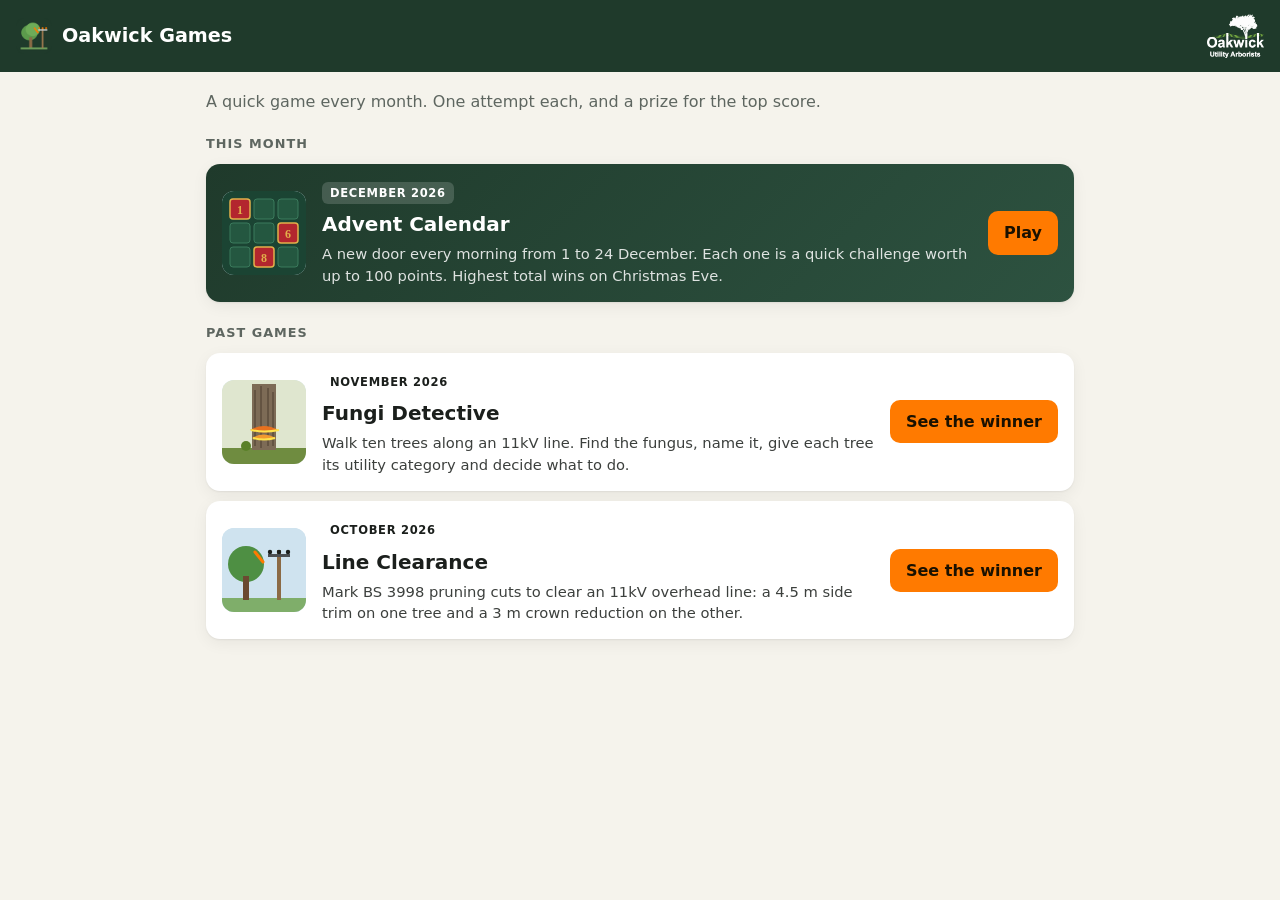
<file: index.html>
<!doctype html>
<html lang="en-GB">
<head>
<meta charset="utf-8">
<meta name="viewport" content="width=device-width, initial-scale=1, viewport-fit=cover">
<meta name="theme-color" content="#1f3a2b">
<title>Oakwick Games</title>
<link rel="manifest" href="manifest.webmanifest">
<link rel="icon" href="icons/icon-192.png">
<link rel="apple-touch-icon" href="icons/icon-192.png">
<style>
  :root { --forest:#1f3a2b; --forest-2:#2d5240; --hivis:#ff7a00; --paper:#f5f3ec; --ink:#1b1f1c; --muted:#5e6660; }
  * { box-sizing: border-box; }
  body { margin: 0; font-family: system-ui, -apple-system, "Segoe UI", Roboto, Arial, sans-serif; background: var(--paper); color: var(--ink); line-height: 1.45; }
  header { background: var(--forest); color: #fff; padding: 14px 16px; padding-top: max(14px, env(safe-area-inset-top)); display: flex; align-items: center; gap: 10px; }
  header img { width: 36px; height: 36px; border-radius: 8px; }
  header h1 { font-size: 1.2rem; margin: 0; }
  header .co-logo { margin-left: auto; height: 44px; aspect-ratio: 420 / 323; background: url("icons/oakwick-logo-white.png") center / contain no-repeat; }
  main { max-width: 900px; margin: 0 auto; padding: 18px 16px 40px; }
  .lede { color: var(--muted); margin: 0 0 18px; }
  h2 { font-size: .8rem; text-transform: uppercase; letter-spacing: .08em; color: var(--muted); margin: 22px 0 10px; }
  .game { display: flex; gap: 16px; align-items: center; background: #fff; border-radius: 14px; padding: 16px; box-shadow: 0 1px 2px rgba(0,0,0,.06), 0 4px 16px rgba(0,0,0,.06); text-decoration: none; color: inherit; }
  .game.current { background: linear-gradient(135deg, var(--forest), var(--forest-2)); color: #fff; }
  .game + .game { margin-top: 10px; }
  .game .art { width: 84px; height: 84px; border-radius: 12px; flex: none; background: #cfe3ef; display: grid; place-items: center; overflow: hidden; }
  .game .body { flex: 1; min-width: 0; }
  .game h3 { margin: 0 0 4px; font-size: 1.25rem; }
  .game p { margin: 0; opacity: .85; font-size: .92rem; }
  .game .go { background: var(--hivis); color: #1a1100; font-weight: 700; padding: 10px 16px; border-radius: 10px; white-space: nowrap; }
  .badge { display: inline-block; font-size: .72rem; font-weight: 700; letter-spacing: .06em; text-transform: uppercase; background: rgba(255,255,255,.16); padding: 3px 8px; border-radius: 6px; margin-bottom: 6px; }
  .empty { color: var(--muted); font-size: .92rem; }
  .game.special { background: #1c1f22; color: #fff; position: relative; overflow: hidden; padding-top: 24px; }
  .game.special::before { content: ""; position: absolute; left: 0; right: 0; top: 0; height: 8px; background: repeating-linear-gradient(-45deg, #f5a800 0 12px, #1c1f22 12px 24px); }
  .game.special .go { background: #f5a800; }
  @media (max-width: 520px) { .game { flex-wrap: wrap; } .game .go { width: 100%; text-align: center; } }
</style>
</head>
<body>
<header><img src="icons/icon-192.png" alt=""><h1>Oakwick Games</h1><span class="co-logo" role="img" aria-label="Oakwick Utility Arborists"></span></header>
<main>
  <p class="lede">A quick game every month. One attempt each, and a prize for the top score.</p>
  <h2>This month</h2>
  <div id="current"></div>
  <div id="special"></div>
  <h2>Past games</h2>
  <div id="past"><p class="empty">Past games will be listed here.</p></div>
</main>
<script>
  // Each game appears on the first day of its month. Earlier games move to "Past games" and link to the winning entry.
  var GAMES = [
    { round: '2026-10', from: '2026-10-01', label: 'October 2026', title: 'Line Clearance', url: 'games/2026-10-line-clear/', art: 'LC',
      blurb: 'Mark BS 3998 pruning cuts to clear an 11kV overhead line: a 4.5 m side trim on one tree and a 3 m crown reduction on the other.' },
    { round: '2026-11', from: '2026-11-01', label: 'November 2026', title: 'Fungi Detective', url: 'games/2026-11-fungi-detective/', art: 'FD',
      blurb: 'Walk ten trees along an 11kV line. Find the fungus, name it, give each tree its utility category and decide what to do.' },
    { round: '2026-12', from: '2026-12-01', label: 'December 2026', title: 'Advent Calendar', url: 'games/2026-12-advent/', art: 'AD',
      blurb: 'A new door every morning from 1 to 24 December. Each one is a quick challenge worth up to 100 points. Highest total wins on Christmas Eve.' }
  ];
  // Special editions run alongside the monthly game. They have no prize and no Top 10.
  // "until" is the last day the card is shown: keep it in step with the closing date in the Rounds tab.
  var SPECIALS = [
    { from: '2026-10-02', until: '2026-10-31', label: 'Special edition · hand safety', title: 'Line of Fire', url: 'games/2026-10-line-of-fire/', art: 'LF',
      blurb: 'Eight moments from an ordinary working day. Mark the hands that are in harm’s way and make the call. No prize, no clock and no sign-in: this one is about going home with all your fingers.' }
  ];
  var ART = { LF: '<svg viewBox="0 0 84 84" width="84" height="84" aria-hidden="true"><rect width="84" height="84" fill="#2a2f33"/><g transform="translate(41 38) scale(1.45)"><g fill="#f5a800"><rect x="-13" y="-16" width="6" height="18" rx="3"/><rect x="-6.5" y="-21" width="6" height="22" rx="3"/><rect x="0" y="-22" width="6" height="23" rx="3"/><rect x="6.5" y="-18" width="6" height="19" rx="3"/><rect x="10" y="-4" width="7" height="17" rx="3.5" transform="rotate(-38 13 10)"/><rect x="-13" y="-6" width="25.5" height="25" rx="7"/></g></g><g fill="#f5a800"><path d="M0 84 l12 -12 h12 l-12 12 z M24 84 l12 -12 h12 l-12 12 z M48 84 l12 -12 h12 l-12 12 z M72 84 l12 -12 v12 z"/></g></svg>', AD: '<svg viewBox="0 0 84 84" width="84" height="84" aria-hidden="true"><rect width="84" height="84" fill="#1b4433"/><g fill="#b3262e" stroke="#e2b04a" stroke-width="1.5"><rect x="8" y="8" width="20" height="20" rx="3"/><rect x="56" y="32" width="20" height="20" rx="3"/><rect x="32" y="56" width="20" height="20" rx="3"/></g><g fill="#245740" stroke="#3b7a5c" stroke-width="1"><rect x="32" y="8" width="20" height="20" rx="3"/><rect x="56" y="8" width="20" height="20" rx="3"/><rect x="8" y="32" width="20" height="20" rx="3"/><rect x="32" y="32" width="20" height="20" rx="3"/><rect x="8" y="56" width="20" height="20" rx="3"/><rect x="56" y="56" width="20" height="20" rx="3"/></g><g fill="#e2b04a" font-family="Georgia,serif" font-weight="700" font-size="12" text-anchor="middle"><text x="18" y="23">1</text><text x="66" y="47">6</text><text x="42" y="71">8</text></g></svg>', LC: '<svg viewBox="0 0 84 84" width="84" height="84" aria-hidden="true"><rect width="84" height="84" fill="#cfe3ef"/><rect y="70" width="84" height="14" fill="#7fae6a"/><circle cx="24" cy="36" r="18" fill="#4e8f43"/><rect x="21" y="48" width="6" height="24" fill="#6b4a31"/><rect x="55" y="22" width="4" height="50" fill="#8b6a45"/><rect x="46" y="26" width="22" height="3" fill="#4b4f52"/><circle cx="48" cy="24" r="2.2" fill="#1b1f1c"/><circle cx="57" cy="24" r="2.2" fill="#1b1f1c"/><circle cx="66" cy="24" r="2.2" fill="#1b1f1c"/><line x1="33" y1="24" x2="41" y2="34" stroke="#ff7a00" stroke-width="3" stroke-linecap="round"/></svg>', FD: '<svg viewBox="0 0 84 84" width="84" height="84" aria-hidden="true"><rect width="84" height="84" fill="#dfe6cf"/><rect y="68" width="84" height="16" fill="#6f8c40"/><rect x="30" y="4" width="24" height="66" fill="#7d6b56"/><path d="M33 10v56M39 6v62M46 8v58M51 12v54" stroke="#5a4a3a" stroke-width="1.4"/><path d="M28 50q14-8 28 0q-14 5-28 0z" fill="#e8711f"/><path d="M30 58q12-7 24 0q-12 4-24 0z" fill="#f29a2e"/><path d="M29 50q13 3 28 0" stroke="#fde24e" stroke-width="2" fill="none"/><path d="M31 58q11 3 22 0" stroke="#fde24e" stroke-width="2" fill="none"/><circle cx="24" cy="66" r="5" fill="#5a8128"/></svg>' };
  var today = new Date(), ymd = today.getFullYear() + '-' + String(today.getMonth() + 1).padStart(2, '0') + '-' + String(today.getDate()).padStart(2, '0');
  if (/[?&]preview=/.test(location.search)) ymd = location.search.match(/[?&]preview=([0-9-]+)/)[1];
  var live = GAMES.filter(function (g) { return g.from <= ymd; });
  function card(g, current) {
    var href = current ? g.url : g.url + '?view=winner&round=' + g.round;
    return '<a class="game' + (current ? ' current' : '') + '" href="' + href + '"><div class="art">' + ART[g.art] + '</div><div class="body"><span class="badge">' + g.label + '</span><h3>' + g.title + '</h3><p>' + g.blurb + '</p></div><span class="go">' + (current ? 'Play' : 'See the winner') + '</span></a>';
  }
  var specials = SPECIALS.filter(function (g) { return g.from <= ymd && (!g.until || ymd <= g.until); });
  if (specials.length) document.getElementById('special').innerHTML = '<h2>Special edition</h2>' + specials.map(function (g) {
    return '<a class="game special" href="' + g.url + '"><div class="art">' + ART[g.art] + '</div><div class="body"><span class="badge">' + g.label + '</span><h3>' + g.title + '</h3><p>' + g.blurb + '</p></div><span class="go">Play</span></a>';
  }).join('');
  var cur = live[live.length - 1];
  document.getElementById('current').innerHTML = cur ? card(cur, true) : '<p class="empty">The first game is coming soon.</p>';
  var past = live.slice(0, -1).reverse();
  if (past.length) document.getElementById('past').innerHTML = past.map(function (g) { return card(g, false); }).join('<div style="height:10px"></div>');
  if ('serviceWorker' in navigator && location.protocol === 'https:') navigator.serviceWorker.register('sw.js').catch(function () {});
</script>
</body>
</html>
</file>
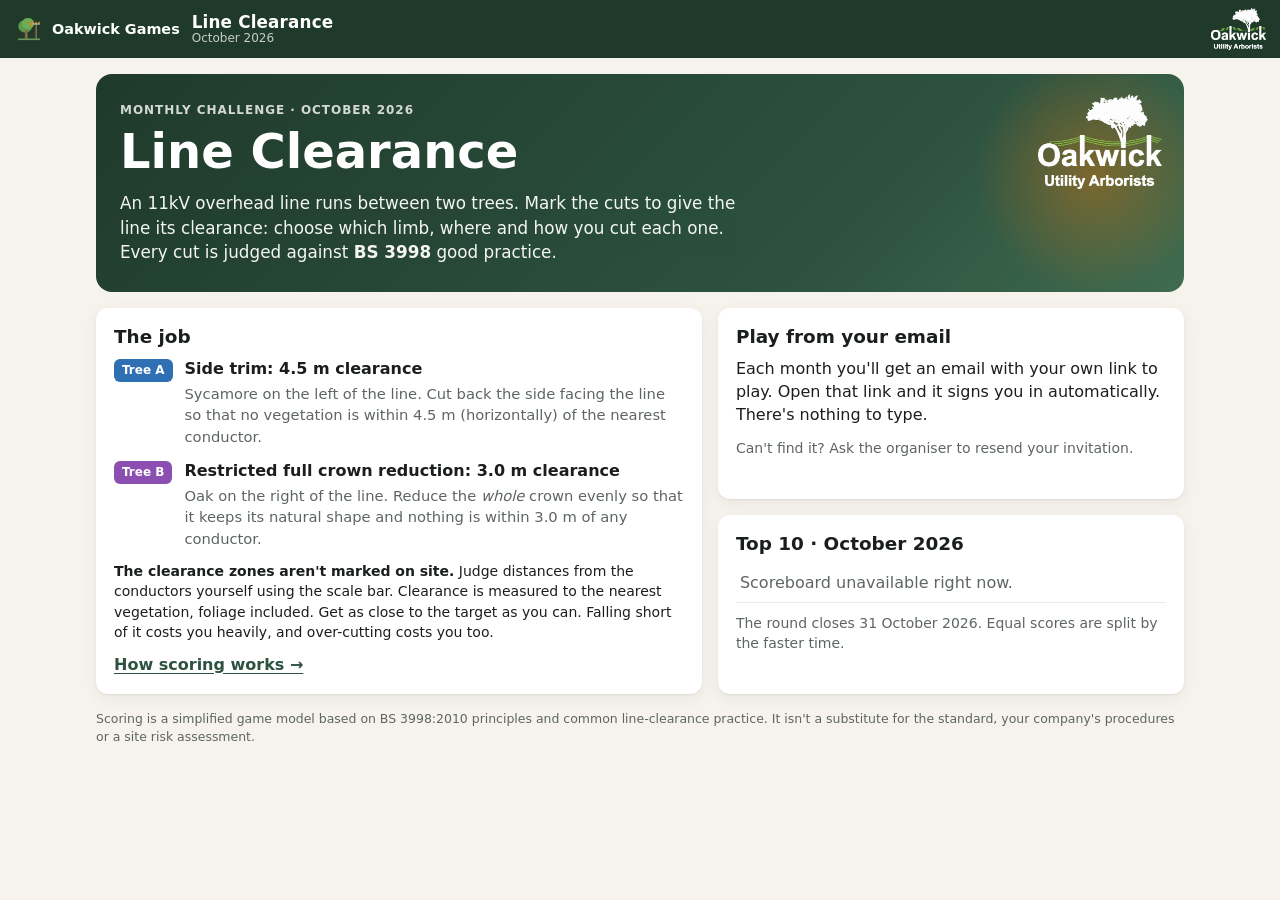
<file: games/2026-10-line-clear/index.html>
<!doctype html>
<html lang="en-GB">
<head>
<meta charset="utf-8">
<meta name="viewport" content="width=device-width, initial-scale=1, viewport-fit=cover">
<meta name="theme-color" content="#1f3a2b">
<title>Line Clearance · Oakwick Games</title>
<link rel="manifest" href="../../manifest.webmanifest">
<link rel="icon" href="../../icons/icon-192.png">
<link rel="apple-touch-icon" href="../../icons/icon-192.png">
<link rel="stylesheet" href="style.css">
</head>
<body>
<header class="bar">
  <a class="brand" href="../../index.html" title="Oakwick Games home"><img src="../../icons/icon-192.png" alt=""><span>Oakwick Games</span></a>
  <div class="title"><strong>Line Clearance</strong><span id="roundLabel"></span></div>
  <div class="hud" id="hud" hidden>
    <span class="chip" title="Time"><svg viewBox="0 0 24 24"><circle cx="12" cy="13" r="8"/><path d="M12 9v4l3 2M9 2h6"/></svg><b id="timer">00:00</b></span>
    <span class="chip" title="Cuts marked"><svg viewBox="0 0 24 24"><circle cx="6" cy="6" r="3"/><circle cx="6" cy="18" r="3"/><path d="M20 4L8.1 15.9M14.5 14.5L20 20M8.1 8.1L12 12"/></svg><b id="cutCount">0</b></span>
    <button class="btn primary" id="btnSubmit">Submit</button>
  </div>
  <span class="co-logo on-dark bar-logo" role="img" aria-label="Oakwick Utility Arborists"></span>
</header>

<div class="demo-banner" id="demoBanner" hidden>Demo mode: no invitation link needed, and scores only save on this device.</div>

<!-- ============ INTRO ============ -->
<main id="screenIntro" class="screen intro">
  <section class="hero">
    <span class="co-logo on-dark hero-logo" role="img" aria-label="Oakwick Utility Arborists"></span>
    <div class="hero-text">
      <p class="eyebrow">Monthly challenge · <span class="roundLabel"></span></p>
      <h1>Line Clearance</h1>
      <p class="lede">An 11kV overhead line runs between two trees. Mark the cuts to give the line its clearance: choose which limb, where and how you cut each one. Every cut is judged against <b>BS&nbsp;3998</b> good practice.</p>
    </div>
  </section>

  <div class="intro-grid">
    <section class="card brief">
      <h2>The job</h2>
      <div class="spec">
        <div class="spec-item"><span class="tag a">Tree A</span><div><b>Side trim: 4.5 m clearance</b><p>Sycamore on the left of the line. Cut back the side facing the line so that no vegetation is within 4.5 m (horizontally) of the nearest conductor.</p></div></div>
        <div class="spec-item"><span class="tag b">Tree B</span><div><b>Restricted full crown reduction: 3.0 m clearance</b><p>Oak on the right of the line. Reduce the <i>whole</i> crown evenly so that it keeps its natural shape and nothing is within 3.0 m of any conductor.</p></div></div>
      </div>
      <p class="small"><b>The clearance zones aren't marked on site.</b> Judge distances from the conductors yourself using the scale bar. Clearance is measured to the nearest vegetation, foliage included. Get as close to the target as you can. Falling short of it costs you heavily, and over-cutting costs you too.</p>
      <button class="link" id="btnRules">How scoring works →</button>
    </section>

    <section class="card winner-card" id="winnerCard" hidden>
      <p class="eyebrow">Winner · <span class="roundLabel"></span></p>
      <h2 id="winName"></h2>
      <p>with <b id="winScore"></b> points</p>
      <a class="btn primary" id="winLink" href="?view=winner">See the winning cuts and scores →</a>
    </section>

    <section class="card start" id="startCard">
      <h2 id="startTitle">Start your attempt</h2>
      <p class="hello" id="startHello" hidden></p>
      <p class="warn"><b>One attempt only.</b> Your progress is saved as you go. If you need to, you can carry on on another device by opening your link again, but you can't start over.</p>
      <form id="startForm" autocomplete="off">
        <label id="nameRow" hidden>Your name, as shown on the scoreboard<input id="inName" name="name" maxlength="24" placeholder="First name and surname"></label>
        <button class="btn primary big" type="submit" id="btnStart">Start the job</button>
        <p class="error" id="startError" role="alert"></p>
      </form>
    </section>

    <section class="card" id="noKeyCard" hidden>
      <h2 id="noKeyTitle">Play from your email</h2>
      <p id="noKeyText">Each month you'll get an email with your own link to play. Open that link and it signs you in automatically. There's nothing to type.</p>
      <p class="small muted">Can't find it? Ask the organiser to resend your invitation.</p>
    </section>

    <section class="card" id="closedCard" hidden>
      <h2>This round has closed</h2>
      <p>Thanks for your interest. Look out for next month's game in your email.</p>
    </section>

    <section class="card done" id="doneCard" hidden>
      <h2>You've played this month</h2>
      <p>Thanks, <b id="doneName"></b>. Your score:</p>
      <p class="bigscore" id="doneScore">0</p>
      <p class="small">The top score when the round closes on <span class="closes"></span> wins the monthly prize.</p>
      <button class="btn" id="btnViewResults" hidden>View my breakdown</button>
    </section>

    <section class="card board">
      <h2>Top 10 · <span class="roundLabel"></span></h2>
      <ol class="leaderboard" id="boardIntro"><li class="muted">Loading…</li></ol>
      <p class="small muted" id="boardNote">The round closes <span class="closes"></span>. Equal scores are split by the faster time.</p>
    </section>
  </div>
  <p class="disclaimer">Scoring is a simplified game model based on BS 3998:2010 principles and common line-clearance practice. It isn't a substitute for the standard, your company's procedures or a site risk assessment.</p>
</main>

<!-- ============ PLAY ============ -->
<main id="screenPlay" class="screen play" hidden>
  <div class="stage" id="stage">
    <canvas id="scene" aria-label="Site view: two trees either side of an overhead line. Tap a branch to mark a cut."></canvas>
    <div class="tools">
      <div class="seg" role="group" aria-label="View">
        <button data-view="A">Tree A</button>
        <button data-view="all">Site</button>
        <button data-view="B">Tree B</button>
      </div>
      <div class="seg" role="group" aria-label="Zoom">
        <button data-zoom="-1" title="Zoom out">−</button>
        <button data-zoom="1" title="Zoom in">+</button>
      </div>
      <div class="seg" role="group" aria-label="Layers">
        <button class="on" data-layer="ghost" title="Show wood you're removing">Show removed</button>
      </div>
    </div>
    <div class="toast" id="toast" role="status"></div>
    <span class="co-logo stage-logo" role="img" aria-label="Oakwick Utility Arborists"></span>
    <div class="hint" id="hint">Tap a branch to mark a cut · drag to pan · pinch or scroll to zoom</div>
  </div>

  <aside class="panel collapsed" id="panel">
    <!-- cut list -->
    <div id="listView">
      <div class="panel-head sheet-head" id="sheetHead"><h3>Your cuts <span id="listCount"></span></h3><span class="head-right"><button class="link" id="btnRules2">Rules</button><span class="sheet-caret" aria-hidden="true"></span></span></div>
      <p class="small muted" id="listEmpty">No cuts yet. Tap a branch in the site view to mark one.</p>
      <div id="cutList"></div>
    </div>
    <!-- cut editor -->
    <div id="editView" hidden>
      <div class="panel-head"><h3 id="editTitle">New cut</h3><button class="icon" id="btnEditClose" title="Close">✕</button></div>
      <div class="closeup-wrap">
        <canvas id="closeup" aria-label="Close-up of the cut"></canvas>
        <div class="closeup-legend"><span><i class="lg-cut"></i>Your cut</span><span><i class="lg-collar"></i>Collar edge</span><span><i class="lg-ridge"></i>Bark ridge</span></div>
        <div class="readout"><span>Stem Ø</span><b id="roDiam">–</b></div>
        <div class="closeup-tip">Wrong branch? Tap the right one here</div>
      </div>
      <div class="ctl">
        <span class="ctl-label">Position <small>(drag to slide, or nudge)</small></span>
        <div class="nudge">
          <button data-nudge="-0.05">−5 cm</button><button data-nudge="-0.01">−1 cm</button>
          <button data-nudge="0.01">+1 cm</button><button data-nudge="0.05">+5 cm</button>
        </div>
        <small class="muted">− moves towards the union, + moves towards the tip</small>
      </div>
      <div class="ctl">
        <span class="ctl-label">Cut angle <b id="roAngle">0°</b></span>
        <div class="angle-row"><button data-ang="-1">↻</button><input type="range" id="inAngle" min="-60" max="60" step="1" value="0"><button data-ang="1">↺</button></div>
        <small class="muted">0° is square across the stem</small>
      </div>
      <div class="ctl">
        <span class="ctl-label">Technique</span>
        <div class="seg wide" id="segMethod">
          <button data-m="1" class="on">Single cut</button>
          <button data-m="3">Three-cut method</button>
        </div>
      </div>
      <div class="edit-actions">
        <button class="btn primary" id="btnConfirm">Confirm cut</button>
        <button class="btn danger" id="btnDelete" hidden>Delete</button>
      </div>
    </div>
  </aside>
</main>

<!-- ============ RESULTS ============ -->
<main id="screenResults" class="screen results" hidden>
  <section class="result-hero">
    <p class="eyebrow" id="resEyebrow">Your score</p>
    <h2 class="res-name" id="resName" hidden></h2>
    <p class="bigscore" id="resTotal">0</p>
    <p class="muted">out of 1000</p>
    <p id="resRank" class="rank"></p>
  </section>
  <div class="result-grid">
    <section class="card"><canvas id="resultScene" class="result-scene"></canvas></section>
    <section class="card board">
      <h2><span id="boardResTitle">Top 10</span> · <span class="roundLabel"></span></h2>
      <ol class="leaderboard" id="boardResults"></ol>
    </section>
  </div>
  <div id="resTrees" class="result-trees"></div>
  <p class="center"><a class="btn" id="resBackGame" href="./" hidden>Back to the game</a> <a class="btn" href="../../index.html">Back to Oakwick Games</a></p>
</main>

<!-- ============ DIALOGS ============ -->
<dialog id="dlgRules" class="dlg">
  <form method="dialog">
    <h2>How scoring works</h2>
    <p>Each tree is worth <b>500</b> points, so the maximum is <b>1000</b>.</p>
    <table class="rules">
      <tr><th>Clearance</th><td>200</td><td>Full marks for hitting the target exactly (A: 4.5 m side, B: 3.0 m all round). Marks drop away the more you over-cut (none left at 1.5 m over). Falling short of the clearance at all halves your marks, and they're gone by 0.5 m short.</td></tr>
      <tr><th>Cut quality</th><td>200</td><td>Every cut is scored out of 100 against BS&nbsp;3998 good practice (below), then averaged, with bigger cuts counting for more.</td></tr>
      <tr><th>Crown</th><td>100</td><td>Remove no more than 30% of the leaf-bearing material.</td></tr>
    </table>
    <h3>Each cut (out of 100)</h3>
    <ul class="rules-list">
      <li>Cut Position (45)</li>
      <li>Cut Angle (20)</li>
      <li>Cut Proportions (15)</li>
      <li>Wound Size (10)</li>
      <li>Technique (10)</li>
    </ul>
    <p class="small">The clearance zones aren't drawn while you work, so judge them from the conductors and the scale bar. You'll see them, and your actual clearances, on the results screen. Equal scores are split by the faster time.</p>
    <p class="disclaimer">This is a simplified game model based on BS 3998:2010 principles. Always follow the standard and your company's procedures on site.</p>
    <div class="dlg-actions"><button class="btn primary" value="ok">Got it</button></div>
  </form>
</dialog>

<dialog id="dlgSubmit" class="dlg">
  <form method="dialog">
    <h2>Submit your work?</h2>
    <p id="submitSummary"></p>
    <p><b>This is final.</b> Once you submit, you can't change your cuts or play again this month.</p>
    <p class="error" id="submitError" role="alert"></p>
    <div class="dlg-actions"><button class="btn" value="cancel">Keep working</button><button class="btn primary" id="btnSubmitGo" value="go">Submit</button></div>
  </form>
</dialog>

<script src="config.js"></script>
<script src="trees-data.js"></script>
<script src="engine.js"></script>
<script src="game.js"></script>
<script>
  if ('serviceWorker' in navigator && location.protocol === 'https:') navigator.serviceWorker.register('../../sw.js').catch(function () {});
</script>
</body>
</html>
</file>
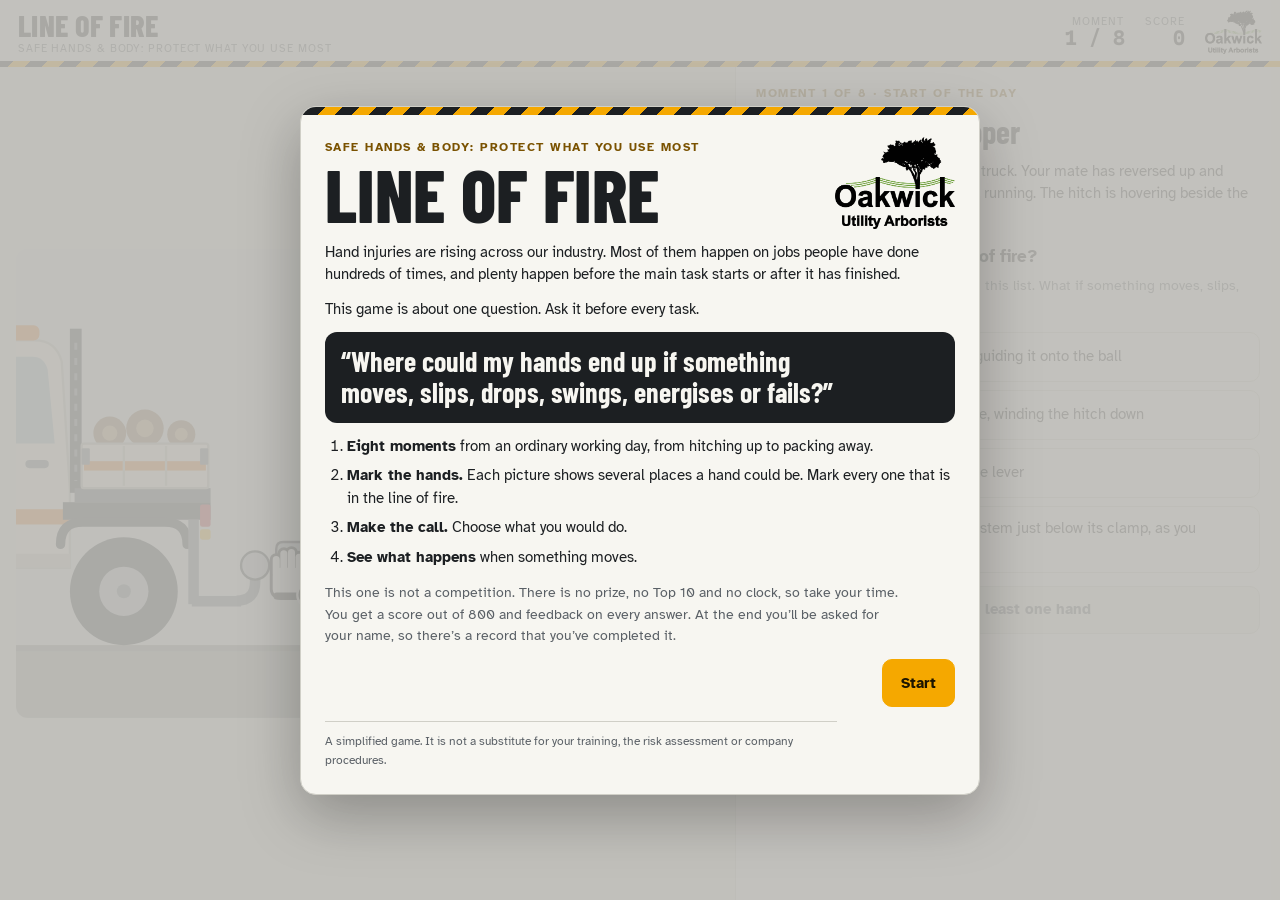
<file: games/2026-10-line-of-fire/index.html>
<!doctype html>
<html lang="en-GB">
<head>
<meta charset="utf-8">
<meta name="viewport" content="width=device-width, initial-scale=1, viewport-fit=cover">
<meta name="theme-color" content="#1c1f22">
<link rel="icon" href="../../icons/icon-192.png">
<title>Line of Fire</title>
<link rel="preconnect" href="https://fonts.googleapis.com"><link rel="preconnect" href="https://fonts.gstatic.com" crossorigin><link rel="stylesheet" href="https://fonts.googleapis.com/css2?family=Atkinson+Hyperlegible:wght@400;700&family=Barlow+Condensed:wght@700;800&family=Spline+Sans+Mono:wght@500;700&display=swap">
<style>
/* Line of Fire: a hand-safety special edition.
   Layout: one-screen app; the picture on the left, the question card on the right (stacked on phones,
   with the picture pinned to the top). Look: site-signage. Concrete greys, signal yellow, signal red and green. */
:root {
  --bg: #e8e7e1;
  --card: #f7f6f1;
  --ink: #1c1f22;
  --muted: #5a6066;
  --rule: #d0cfc7;
  --accent: #f5a800;        /* signal yellow: buttons, selected hands */
  --accent-ink: #1c1500;
  --accent-soft: #fbe9b7;
  --accent-text: #7a5200;   /* yellow that is readable as text */
  --good: #1f7a4d;
  --good-soft: #d9eee0;
  --bad: #b3261e;
  --bad-soft: #f7ddd9;
  --stripe: #1c1f22;        /* the dark half of the hazard stripe */
  /* hand markers sit on the picture, which looks the same in both themes */
  --mk-line: #1c1f22;
  --mk-fill: #ffffff;
  --mk-sel: #ffb81c;
  --mk-danger: #e23b2e;
  --mk-safe: #35a868;
  --display: "Barlow Condensed", "Arial Narrow", "Roboto Condensed", Impact, sans-serif;
  --body: "Atkinson Hyperlegible", "Segoe UI", system-ui, sans-serif;
  --mono: "Spline Sans Mono", ui-monospace, Consolas, monospace;
}
@media (prefers-color-scheme: dark) {
  :root:not([data-theme="light"]) {
    --bg: #141719; --card: #1d2124; --ink: #eceeea; --muted: #9aa1a6; --rule: #30363b;
    --accent: #ffb81c; --accent-ink: #1c1500; --accent-soft: #3b2f0e; --accent-text: #ffc94d;
    --good: #5fcf8c; --good-soft: #163423; --bad: #ff7a6b; --bad-soft: #3d1c18; --stripe: #0b0d0e;
    color-scheme: dark;
  }
}
:root[data-theme="dark"] {
  --bg: #141719; --card: #1d2124; --ink: #eceeea; --muted: #9aa1a6; --rule: #30363b;
  --accent: #ffb81c; --accent-ink: #1c1500; --accent-soft: #3b2f0e; --accent-text: #ffc94d;
  --good: #5fcf8c; --good-soft: #163423; --bad: #ff7a6b; --bad-soft: #3d1c18; --stripe: #0b0d0e;
  color-scheme: dark;
}
* { box-sizing: border-box; }
[hidden] { display: none !important; }
html, body { height: 100%; }
body { margin: 0; background: var(--bg); color: var(--ink); font-family: var(--body); font-size: 15px; line-height: 1.5; }
button { font: inherit; color: inherit; }
button:focus-visible, a:focus-visible, summary:focus-visible { outline: 3px solid var(--accent); outline-offset: 2px; }

.app { height: 100%; display: grid; grid-template-rows: auto 1fr; }
.bar { display: flex; align-items: center; gap: 20px; padding: 10px 18px 12px; background: var(--card); position: relative; }
.bar::after, .sheet.striped::before { content: ""; position: absolute; left: 0; right: 0; height: 6px;
  background: repeating-linear-gradient(-45deg, var(--accent) 0 12px, var(--stripe) 12px 24px); }
.bar::after { bottom: 0; }
.brand { margin-right: auto; display: flex; flex-direction: column; line-height: 1; }
.brand b { font-family: var(--display); font-weight: 800; font-size: 1.9rem; letter-spacing: .01em; text-transform: uppercase; }
.brand span { font-size: .7rem; color: var(--muted); letter-spacing: .08em; text-transform: uppercase; margin-top: 3px; }
.stat { display: flex; flex-direction: column; align-items: flex-end; line-height: 1.1; }
.stat small { font-size: .66rem; letter-spacing: .1em; text-transform: uppercase; color: var(--muted); }
.stat .v { font-family: var(--mono); font-variant-numeric: tabular-nums; font-weight: 700; font-size: 1.25rem; }

.main { display: grid; grid-template-columns: minmax(0, 1.35fr) minmax(330px, 1fr); min-height: 0; }
.scene-wrap { min-width: 0; min-height: 0; padding: 16px; display: flex; flex-direction: column; gap: 8px; align-items: center; justify-content: center; }
.stage { position: relative; width: 100%; flex: 0 1 auto; min-height: 0; max-height: 100%; aspect-ratio: 3 / 2; max-width: 100%; }
#scene { width: 100%; height: 100%; display: block; border-radius: 12px; background: #dfe4e2; }
.panel { min-width: 0; overflow-y: auto; padding: 18px 20px 24px; border-left: 1px solid var(--rule); background: var(--card); display: flex; flex-direction: column; gap: 13px; }
.panel > * { flex-shrink: 0; }

/* ---- the picture: moving parts ---- */
/* --d is how long this picture's "what if" takes, and --e its easing (set per picture by game.js) */
#scene { --d: 1.2s; --e: cubic-bezier(.5, 0, .6, 1); }
#scene .mv { transition: transform var(--d) var(--e); }
#scene.fail .mv { transform: var(--f); }
#scene .on-fail { opacity: 0; transition: opacity .4s calc(var(--d) * .7); }
#scene.fail .on-fail { opacity: 1; }
#scene .off-fail { transition: opacity .3s calc(var(--d) * .5); }
#scene.fail .off-fail { opacity: 0; }
#scene.reset .mv, #scene.reset .on-fail, #scene.reset .off-fail { transition: none; }
#scene .spin { transform-box: fill-box; transform-origin: center; }
#scene.fail .spin { animation: spin .7s linear 6; }
#scene.fail .chain { animation: chain .6s linear 5; }
@keyframes spin { to { transform: rotate(360deg); } }
@keyframes chain { to { stroke-dashoffset: -48; } }

/* ---- hand markers ---- */
#scene .hand { cursor: default; }
#scene.pick .hand { cursor: pointer; }
.hand .h-ring { fill: var(--mk-sel); opacity: 0; transition: opacity .15s; }
.hand .g-out rect { fill: var(--mk-line); stroke: var(--mk-line); stroke-width: 5; stroke-linejoin: round; }
.hand .g-in rect { fill: var(--mk-fill); transition: fill .15s; }
.hand .g-cuff { fill: var(--mk-line); }
.hand .h-badge { fill: var(--mk-line); stroke: var(--mk-fill); stroke-width: 2; }
.hand .h-letter { fill: var(--mk-fill); font: 700 13px var(--mono); }
.hand.sel .g-in rect { fill: var(--mk-sel); }
.hand.sel .h-ring { opacity: .55; }
.hand.danger .g-in rect { fill: var(--mk-danger); }
.hand.danger .h-ring { fill: var(--mk-danger); opacity: .4; animation: ring 1.1s ease-in-out var(--d, 1.2s) 4 both; transform-box: fill-box; transform-origin: center; }
.hand.safe .g-in rect { fill: var(--mk-safe); }
@keyframes ring { 0%, 100% { transform: scale(1); opacity: .4; } 50% { transform: scale(1.3); opacity: .15; } }

/* what happened, in words: sits under the picture so it never covers a hand */
.happens { align-self: stretch; background: var(--mk-line); color: #fff; padding: 7px 12px; border-radius: 10px; font-weight: 700; font-size: .95rem; display: flex; flex-wrap: wrap; align-items: baseline; gap: 2px 10px; }
.happens small { font-weight: 700; font-size: .66rem; letter-spacing: .12em; text-transform: uppercase; color: var(--mk-sel); }
.replay { position: absolute; right: 10px; top: 10px; min-height: 36px; padding: 5px 12px; border-radius: 8px; border: 0; background: var(--mk-line); color: #fff; font-size: .82rem; font-weight: 700; cursor: pointer; }
.toast { position: absolute; left: 50%; top: 14px; transform: translateX(-50%); background: var(--mk-line); color: #fff; padding: 8px 13px; border-radius: 10px; font-size: .9rem; opacity: 0; transition: opacity .2s; pointer-events: none; max-width: calc(100% - 32px); text-align: center; }
.toast.show { opacity: 1; }

/* ---- the card ---- */
.kicker { font-size: .72rem; letter-spacing: .13em; text-transform: uppercase; color: var(--accent-text); font-weight: 700; }
.panel h2 { font-family: var(--display); font-weight: 700; font-size: 2rem; line-height: 1; margin: 0; text-wrap: balance; }
.note { margin: 0; }
.ask { margin: 4px 0 0; font-weight: 700; font-size: 1.08rem; }
.hint { margin: -8px 0 0; color: var(--muted); font-size: .9rem; }
.picked { margin: 0; color: var(--muted); }
.picked b { color: var(--ink); }
.hlist, .choices { display: grid; gap: 8px; }
.hbtn, .choice { display: grid; grid-template-columns: auto 1fr; gap: 11px; align-items: center; text-align: left; padding: 10px 12px; border-radius: 10px; border: 1.5px solid var(--rule); background: var(--card); cursor: pointer; min-height: 50px; }
.choice { grid-template-columns: 1fr; }
.hbtn:hover, .choice:hover { border-color: var(--muted); }
.hbtn[aria-pressed="true"], .choice[aria-pressed="true"] { border-color: var(--ink); background: var(--accent-soft); box-shadow: inset 5px 0 0 var(--accent); }
.hbtn[disabled], .choice[disabled] { opacity: .6; cursor: default; }
.ltr { display: inline-grid; place-items: center; width: 28px; height: 28px; border-radius: 50%; background: var(--ink); color: var(--card); font-family: var(--mono); font-weight: 700; font-size: .85rem; flex: none; }
.btn { display: inline-flex; align-items: center; justify-content: center; min-height: 48px; padding: 10px 18px; border-radius: 10px; border: 1.5px solid var(--rule); background: var(--card); cursor: pointer; font-weight: 700; text-decoration: none; color: inherit; }
.btn.go { background: var(--accent); border-color: var(--accent); color: var(--accent-ink); }
.btn.go[disabled] { background: var(--bg); border-color: var(--rule); color: var(--muted); cursor: default; }
.btn.ghost { background: transparent; }
.btn.wide { width: 100%; }
.linkish { background: none; border: 0; color: var(--muted); text-decoration: underline; cursor: pointer; padding: 4px 2px; }

.result { border-radius: 12px; padding: 12px 14px; display: grid; gap: 6px; }
.result.good { background: var(--good-soft); }
.result.part { background: var(--accent-soft); }
.result.bad { background: var(--bad-soft); }
.result h3 { margin: 0; font-size: 1rem; }
.result p { margin: 0; }
.result .pts { float: right; font-family: var(--mono); font-weight: 700; margin-left: 10px; }
.hres { list-style: none; margin: 2px 0 0; padding: 0; display: grid; gap: 7px; }
.hres li { display: grid; grid-template-columns: auto 1fr; gap: 10px; align-items: start; font-size: .93rem; }
.hres .ltr { width: 24px; height: 24px; font-size: .78rem; margin-top: 1px; }
.hres li.danger .ltr { background: var(--bad); color: var(--card); }
.hres li.safe .ltr { background: var(--good); color: var(--card); }
.hres .you { display: block; font-size: .84rem; color: var(--muted); }
.hres .you.no { color: var(--bad); font-weight: 700; }
.real { border-radius: 0 12px 12px 0; padding: 11px 14px; background: var(--bg); border-left: 5px solid var(--bad); display: grid; gap: 3px; }
.real small { font-size: .66rem; letter-spacing: .13em; text-transform: uppercase; font-weight: 700; color: var(--bad); }
.real p { margin: 0; }
.principle { margin: 0; padding: 10px 12px; border: 1.5px solid var(--ink); border-radius: 10px; font-weight: 700; display: grid; gap: 1px; }
.principle small { font-size: .66rem; letter-spacing: .12em; text-transform: uppercase; color: var(--accent-text); }
.error { color: var(--bad); margin: 0; font-weight: 700; }
.checking { font-style: italic; color: var(--muted); margin: 0; }

/* ---- sheets: intro, commitment, results ---- */
.overlay { position: fixed; inset: 0; background: color-mix(in srgb, var(--bg) 72%, rgba(0, 0, 0, .6)); display: grid; place-items: center; padding: 16px; z-index: 20; overflow-y: auto; }
.sheet { position: relative; width: min(680px, 100%); background: var(--card); border: 1px solid var(--rule); border-radius: 16px; padding: 26px 24px 24px; max-height: calc(100% - 8px); overflow-y: auto; box-shadow: 0 20px 60px rgba(0, 0, 0, .28); }
.sheet.striped { padding-top: 32px; }
.sheet.striped::before { top: 0; height: 8px; border-radius: 16px 16px 0 0; }
.sheet h1 { font-family: var(--display); font-weight: 800; font-size: clamp(3rem, 12vw, 4.6rem); line-height: .88; margin: 6px 0 14px; text-transform: uppercase; letter-spacing: .005em; }
.sheet h2 { font-family: var(--display); font-weight: 700; font-size: 1.7rem; line-height: 1.05; margin: 20px 0 8px; text-wrap: balance; }
.sheet p { margin: 0 0 12px; max-width: 64ch; }
.quote { margin: 0 0 14px; padding: 14px 16px; background: var(--ink); color: var(--card); border-radius: 12px; font-family: var(--display); font-weight: 700; font-size: clamp(1.35rem, 4.6vw, 1.75rem); line-height: 1.12; text-wrap: balance; }
.quote small { display: block; font-family: var(--body); font-weight: 700; font-size: .66rem; letter-spacing: .13em; text-transform: uppercase; color: var(--accent); margin-bottom: 6px; }
.steps { padding-left: 22px; margin: 0 0 14px; display: grid; gap: 7px; }
.small { color: var(--muted); font-size: .9rem; }
.plist { list-style: none; counter-reset: p; margin: 0 0 14px; padding: 0; display: grid; gap: 9px; }
.plist li { counter-increment: p; display: grid; grid-template-columns: 30px 1fr; gap: 10px; align-items: start; }
.plist li::before { content: counter(p); display: grid; place-items: center; width: 30px; height: 30px; border-radius: 50%; background: var(--accent); color: var(--accent-ink); font-family: var(--mono); font-weight: 700; }
.plist b { display: block; }
.plist span { color: var(--muted); font-size: .93rem; }
.stopbox { margin: 0 0 14px; padding: 12px 14px; border-radius: 12px; background: var(--bad-soft); display: grid; grid-template-columns: auto 1fr; gap: 12px; align-items: center; }
.stopbox .sign { width: 52px; height: 52px; display: grid; place-items: center; background: var(--bad); color: #fff; font-family: var(--display); font-weight: 800; font-size: 1.05rem; letter-spacing: .04em; clip-path: polygon(30% 0, 70% 0, 100% 30%, 100% 70%, 70% 100%, 30% 100%, 0 70%, 0 30%); }
.stopbox p { margin: 0; }
.commit { margin: 0 0 14px; padding: 14px 16px; border: 2px solid var(--ink); border-radius: 12px; }
.commit small { display: block; font-size: .66rem; letter-spacing: .13em; text-transform: uppercase; color: var(--accent-text); font-weight: 700; margin-bottom: 4px; }
.commit p { margin: 0; font-weight: 700; font-size: 1.08rem; }
.row { display: flex; gap: 10px; flex-wrap: wrap; justify-content: flex-end; margin-top: 8px; }
.who { display: grid; gap: 10px; margin: 0 0 4px; }
.who label { display: grid; gap: 4px; font-weight: 700; font-size: .92rem; }
.who .opt { font-weight: 400; color: var(--muted); }
.who input { font: inherit; font-size: 16px; color: var(--ink); background: var(--bg); border: 1.5px solid var(--rule); border-radius: 10px; padding: 11px 12px; min-height: 48px; width: 100%; }
.who input:focus-visible { outline: 3px solid var(--accent); outline-offset: 1px; border-color: var(--ink); }
.who p { margin: 0; }
.state-msg { margin: 6px 0 10px; padding: 12px 14px; background: var(--bg); border-radius: 12px; }
.proto { font-size: .78rem; color: var(--muted); border-top: 1px solid var(--rule); padding-top: 10px; margin: 14px 0 0 !important; }
.proto.demo-only { display: none; }
body.demo .proto.demo-only { display: block; }
.scoreline { display: flex; align-items: flex-end; gap: 14px; flex-wrap: wrap; margin-bottom: 8px; }
.big { font-family: var(--display); font-weight: 800; font-size: 5.4rem; line-height: .82; }
.scoreline .of { padding-bottom: 4px; color: var(--muted); line-height: 1.3; }
.rlist { display: grid; gap: 6px; margin: 12px 0; }
details.rrow { border-radius: 10px; background: var(--bg); font-size: .92rem; }
details.rrow summary { display: grid; grid-template-columns: 26px 1fr auto; gap: 10px; align-items: start; padding: 9px 11px; cursor: pointer; list-style: none; }
details.rrow summary::-webkit-details-marker { display: none; }
.rrow .n { font-family: var(--mono); font-weight: 700; color: var(--muted); }
.rrow .p { font-family: var(--mono); font-weight: 700; }
.rrow small { display: block; color: var(--muted); }
.rrow .body { padding: 0 12px 12px 47px; display: grid; gap: 8px; }
.rrow .body p { margin: 0; }
.ok { color: var(--good); font-weight: 700; }
.no { color: var(--bad); font-weight: 700; }
.closing { font-family: var(--display); font-weight: 700; font-size: 1.5rem; line-height: 1.1; margin: 16px 0 0 !important; text-wrap: balance; }
code { font-family: var(--mono); font-size: .9em; }

/* ---- company logo: top right of the bar and of the opening screen ---- */
.co-logo { display: block; flex: none; aspect-ratio: 420 / 323; background: url("../../icons/oakwick-logo.png") center / contain no-repeat; }
@media (prefers-color-scheme: dark) { :root:not([data-theme="light"]) .co-logo { background-image: url("../../icons/oakwick-logo-white.png"); } }
:root[data-theme="dark"] .co-logo { background-image: url("../../icons/oakwick-logo-white.png"); }
.bar-logo { height: 44px; }
.splash-head { display: flex; align-items: flex-start; justify-content: space-between; gap: 12px; }
.splash-head .co-logo { width: 76px; }
@media (min-width: 821px) {
  .splash-head .co-logo { position: absolute; top: 30px; right: 24px; width: 120px; }
  .splash-head .kicker { padding-right: 136px; }
}

.stat .v { white-space: nowrap; }
.brand { min-width: 0; }
@media (max-width: 400px) { .bar { gap: 10px; padding-left: 12px; padding-right: 12px; } .brand b { font-size: 1.4rem; } }

@media (max-width: 820px) {
  .bar-logo { height: 34px; }
  .app { height: auto; min-height: 100%; }
  .main { grid-template-columns: 1fr; }
  .scene-wrap { padding: 10px 12px 8px; position: sticky; top: env(safe-area-inset-top, 0px); z-index: 5; background: var(--bg); }
  .stage { width: 100%; max-height: none; }
  .panel { border-left: 0; padding: 14px 16px 28px; overflow: visible; }
  .bar { padding: 8px 14px 12px; gap: 14px; }
  .brand b { font-size: 1.6rem; }
  .brand span { display: none; }
  .panel h2 { font-size: 1.8rem; }
  .sheet { padding: 22px 18px 20px; }
  .sheet.striped { padding-top: 28px; }
  .big { font-size: 4.4rem; }
  .rrow .body { padding-left: 12px; }
  .happens { font-size: .88rem; padding: 6px 10px; }
  .replay { right: 8px; top: 8px; }
}
@media (prefers-reduced-motion: reduce) { * { transition: none !important; animation: none !important; } }

</style>
</head>
<body>
<div class="app">
  <header class="bar">
    <div class="brand"><b>Line of Fire</b><span>Safe Hands &amp; Body: Protect What You Use Most</span></div>
    <div class="stat"><small>Moment</small><span class="v" id="hudScene">1 / 8</span></div>
    <div class="stat"><small>Score</small><span class="v" id="hudScore">0</span></div>
    <span class="co-logo bar-logo" role="img" aria-label="Oakwick Utility Arborists"></span>
  </header>
  <main class="main">
    <section class="scene-wrap" aria-label="The picture">
      <div class="stage">
        <svg id="scene" viewBox="0 0 600 400" preserveAspectRatio="xMidYMid meet" role="img" aria-label="The picture for this moment"></svg>
        <button class="replay" id="replay" type="button" hidden>Play it again</button>
        <div class="toast" id="toast" role="status"></div>
      </div>
      <div class="happens" id="happens" role="status" hidden></div>
    </section>
    <section class="panel" id="panel" aria-live="polite"></section>
  </main>
</div>

<div class="overlay" id="intro">
  <div class="sheet striped">
    <div class="splash-head"><div class="kicker">Safe Hands &amp; Body: Protect What You Use Most</div><span class="co-logo" role="img" aria-label="Oakwick Utility Arborists"></span></div>
    <h1>Line of Fire</h1>
    <p>Hand injuries are rising across our industry. Most of them happen on jobs people have done hundreds of times, and plenty happen before the main task starts or after it has finished.</p>
    <p>This game is about one question. Ask it before every task.</p>
    <p class="quote" id="introQuote"></p>
    <ol class="steps">
      <li><b>Eight moments</b> from an ordinary working day, from hitching up to packing away.</li>
      <li><b>Mark the hands.</b> Each picture shows several places a hand could be. Mark every one that is in the line of fire.</li>
      <li><b>Make the call.</b> Choose what you would do.</li>
      <li><b>See what happens</b> when something moves.</li>
    </ol>
    <p class="small">This one is not a competition. There is no prize, no Top 10 and no clock, so take your time. You get a score out of 800 and feedback on every answer. <span id="introRecord"></span></p>
    <div id="introState"></div>
    <p class="proto">A simplified game. It is not a substitute for your training, the risk assessment or company procedures.</p>
    <p class="proto demo-only">Demo for testing: nothing is recorded, and your answers stay on this device.</p>
  </div>
</div>

<div class="overlay" id="pledge" hidden>
  <div class="sheet striped" id="pledgeBody"></div>
</div>

<div class="overlay" id="results" hidden>
  <div class="sheet striped" id="resultsBody"></div>
</div>

<script src="../../site-config.js"></script>
<script src="config.js"></script>
<script src="engine.js"></script>
<script src="art.js"></script>
<script src="game.js"></script>
</body>
</html>
</file>
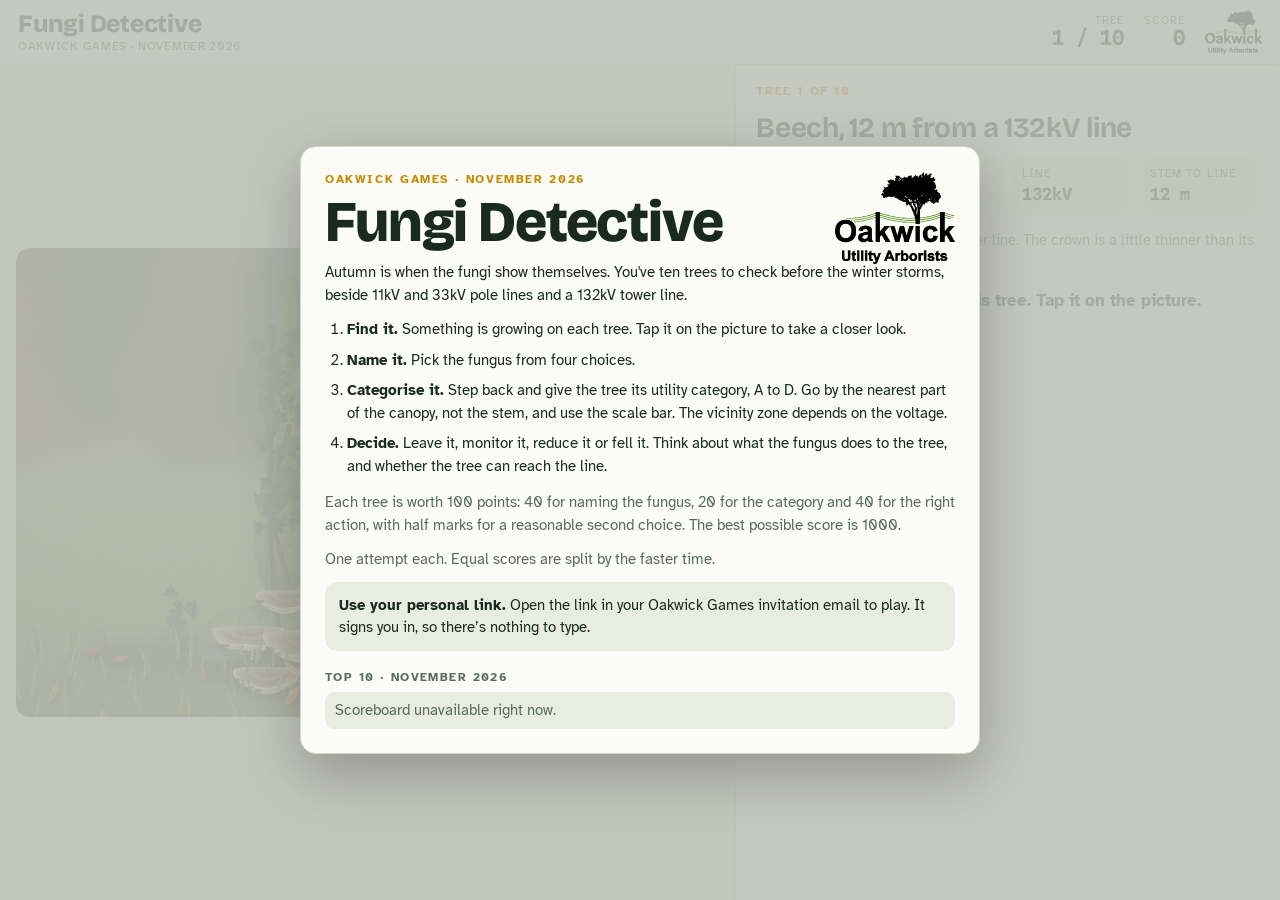
<file: games/2026-11-fungi-detective/index.html>
<!doctype html>
<html lang="en-GB">
<head>
<meta charset="utf-8">
<meta name="viewport" content="width=device-width, initial-scale=1, viewport-fit=cover">
<meta name="theme-color" content="#1b2a20">
<link rel="icon" href="../../icons/icon-192.png">
<title>Fungi Detective</title>
<link rel="preconnect" href="https://fonts.googleapis.com"><link rel="preconnect" href="https://fonts.gstatic.com" crossorigin><link rel="stylesheet" href="https://fonts.googleapis.com/css2?family=Atkinson+Hyperlegible:wght@400;700&family=Bricolage+Grotesque:opsz,wght@12..96,600;12..96,800&family=Spline+Sans+Mono:wght@500;700&display=swap">
<style>
/* Fungi Detective: a survey walk along an 11kV line in autumn.
   Layout: one-screen app; the tree scene on the left, the survey card on the right (stacked on phones). */
:root {
  --bg: #e9ede1;
  --card: #fbfcf7;
  --ink: #1b2a20;
  --muted: #5b6a5f;
  --rule: #d2d8c8;
  --accent: #c58a00;
  --accent-ink: #261a00;
  --accent-soft: #f6e6b8;
  --good: #2c7a4c;
  --good-soft: #dcefe2;
  --bad: #b33f2c;
  --bad-soft: #f6dfd9;
  --sky-top: #a9c6d6;
  --sky-bottom: #e7e2cf;
  --hill: #b9c6a6;
  --grass: #8aa463;
  --grass-dark: #6f8a4c;
  --pole: #7b5c3d;
  --wire: #2a2f33;
  --dim: #3b4a40;
  --display: "Bricolage Grotesque", "Arial Rounded MT Bold", "Segoe UI", sans-serif;
  --body: "Atkinson Hyperlegible", "Segoe UI", system-ui, sans-serif;
  --mono: "Spline Sans Mono", ui-monospace, Consolas, monospace;
}
@media (prefers-color-scheme: dark) {
  :root:not([data-theme="light"]) {
    --bg: #111814; --card: #18211c; --ink: #e7ede5; --muted: #9aa99e; --rule: #2b3830;
    --accent: #f0b52a; --accent-ink: #1d1400; --accent-soft: #3a2f12;
    --good: #5fcf8c; --good-soft: #163423; --bad: #ff7d68; --bad-soft: #3a1c17;
    --sky-top: #24364a; --sky-bottom: #5b5a52; --hill: #3d4a3b; --grass: #4f6639; --grass-dark: #3f5330;
    --pole: #8c6a48; --wire: #c9d1d6; --dim: #c8d3ca;
    color-scheme: dark;
  }
}
:root[data-theme="dark"] {
  --bg: #111814; --card: #18211c; --ink: #e7ede5; --muted: #9aa99e; --rule: #2b3830;
  --accent: #f0b52a; --accent-ink: #1d1400; --accent-soft: #3a2f12;
  --good: #5fcf8c; --good-soft: #163423; --bad: #ff7d68; --bad-soft: #3a1c17;
  --sky-top: #24364a; --sky-bottom: #5b5a52; --hill: #3d4a3b; --grass: #4f6639; --grass-dark: #3f5330;
  --pole: #8c6a48; --wire: #c9d1d6; --dim: #c8d3ca;
  color-scheme: dark;
}
* { box-sizing: border-box; }
[hidden] { display: none !important; }
html, body { height: 100%; }
body { margin: 0; background: var(--bg); color: var(--ink); font-family: var(--body); font-size: 15px; line-height: 1.5; }
button { font: inherit; color: inherit; }
button:focus-visible { outline: 3px solid var(--accent); outline-offset: 2px; }

.app { height: 100%; display: grid; grid-template-rows: auto 1fr; }
.bar { display: flex; align-items: center; gap: 20px; padding: 10px 18px; border-bottom: 1px solid var(--rule); background: var(--card); }
.brand { margin-right: auto; display: flex; flex-direction: column; line-height: 1.05; }
.brand b { font-family: var(--display); font-weight: 800; font-size: 1.55rem; letter-spacing: -.01em; }
.brand span { font-size: .72rem; color: var(--muted); letter-spacing: .06em; text-transform: uppercase; margin-top: 3px; }
.stat { display: flex; flex-direction: column; align-items: flex-end; line-height: 1.1; }
.stat small { font-size: .68rem; letter-spacing: .1em; text-transform: uppercase; color: var(--muted); }
.stat .v { font-family: var(--mono); font-variant-numeric: tabular-nums; font-weight: 700; font-size: 1.3rem; }

.main { display: grid; grid-template-columns: minmax(0, 1.35fr) minmax(320px, 1fr); min-height: 0; }
.scene-wrap { position: relative; min-width: 0; min-height: 0; padding: 16px; }
#scene { width: 100%; height: 100%; display: block; border-radius: 14px; background: var(--sky-bottom); }
#scene .hot { cursor: pointer; }
.panel { min-width: 0; overflow-y: auto; padding: 18px 20px 24px; border-left: 1px solid var(--rule); background: var(--card); display: flex; flex-direction: column; gap: 14px; }

.kicker { font-size: .72rem; letter-spacing: .14em; text-transform: uppercase; color: var(--accent); font-weight: 700; }
.panel h2 { font-family: var(--display); font-size: 1.75rem; line-height: 1.05; margin: 0; letter-spacing: -.01em; text-wrap: balance; }
.facts { display: grid; grid-template-columns: repeat(3, 1fr); gap: 8px; }
.facts div { background: var(--bg); border-radius: 10px; padding: 8px 10px; }
.facts small { display: block; font-size: .66rem; letter-spacing: .1em; text-transform: uppercase; color: var(--muted); }
.facts b { font-family: var(--mono); font-size: 1.05rem; }
.note { margin: 0; color: var(--muted); }
.ask { margin: 0; font-weight: 700; font-size: 1.05rem; }
.closeup { background: var(--bg); border-radius: 12px; overflow: hidden; }
.closeup svg { display: block; width: 100%; height: auto; max-height: 230px; }
.look { margin: 0; padding: 10px 12px; border-left: 3px solid var(--accent); background: var(--bg); border-radius: 0 10px 10px 0; }
.look small { display: block; font-size: .66rem; letter-spacing: .1em; text-transform: uppercase; color: var(--muted); margin-bottom: 2px; }
.choices { display: grid; gap: 8px; }
.choices.two { grid-template-columns: 1fr 1fr; }
.choice { text-align: left; padding: 11px 13px; border-radius: 10px; border: 1.5px solid var(--rule); background: var(--card); cursor: pointer; min-height: 48px; }
.choice:hover { border-color: var(--accent); }
.choice b { display: block; }
.choice i { font-size: .85rem; color: var(--muted); }
.choice span { display: block; font-size: .82rem; color: var(--muted); }
.result { border-radius: 12px; padding: 12px 14px; }
.result.good { background: var(--good-soft); }
.result.part { background: var(--accent-soft); }
.result.bad { background: var(--bad-soft); }
.result h3 { margin: 0 0 2px; font-size: 1rem; }
.result p { margin: 0; }
.result .pts { float: right; font-family: var(--mono); font-weight: 700; }
.why { margin: 0; }
.btn { display: inline-flex; align-items: center; justify-content: center; min-height: 46px; padding: 10px 18px; border-radius: 10px; border: 1.5px solid var(--rule); background: var(--card); cursor: pointer; font-weight: 700; }
.btn.go { background: var(--accent); border-color: var(--accent); color: var(--accent-ink); }
.btn.ghost { background: transparent; }
.btn.wide { width: 100%; }
.linkish { background: none; border: 0; color: var(--muted); text-decoration: underline; cursor: pointer; padding: 4px 0; align-self: flex-start; }

.toast { position: absolute; left: 50%; bottom: 28px; transform: translateX(-50%); background: var(--ink); color: var(--card); padding: 9px 14px; border-radius: 10px; font-size: .92rem; opacity: 0; transition: opacity .2s; pointer-events: none; max-width: calc(100% - 48px); text-align: center; }
.toast.show { opacity: 1; }

.overlay { position: fixed; inset: 0; background: color-mix(in srgb, var(--bg) 70%, rgba(0,0,0,.55)); display: grid; place-items: center; padding: 16px; z-index: 20; overflow-y: auto; }
.sheet { width: min(680px, 100%); background: var(--card); border: 1px solid var(--rule); border-radius: 16px; padding: 24px; max-height: calc(100% - 8px); overflow-y: auto; box-shadow: 0 20px 60px rgba(0,0,0,.25); }
.sheet h1 { font-family: var(--display); font-weight: 800; font-size: clamp(2.4rem, 8vw, 3.6rem); line-height: .95; margin: 6px 0 12px; letter-spacing: -.02em; }
.sheet p { margin: 0 0 12px; max-width: 64ch; }
.steps { padding-left: 22px; margin: 0 0 14px; display: grid; gap: 8px; }
.score-note { color: var(--muted); font-size: .92rem; }
.row { display: flex; gap: 10px; flex-wrap: wrap; justify-content: flex-end; margin-top: 8px; }
.proto { font-size: .78rem; color: var(--muted); border-top: 1px solid var(--rule); padding-top: 10px; margin-top: 14px !important; }
.big { font-family: var(--display); font-weight: 800; font-size: 5rem; line-height: .9; color: var(--accent); }
.rlist { display: grid; gap: 6px; margin: 12px 0; }
.rrow { display: grid; grid-template-columns: 28px 1fr auto; gap: 10px; align-items: start; padding: 9px 11px; border-radius: 10px; background: var(--bg); font-size: .9rem; }
.rrow .n { font-family: var(--mono); font-weight: 700; color: var(--muted); }
.rrow .p { font-family: var(--mono); font-weight: 700; }
.rrow small { display: block; color: var(--muted); }
.ok { color: var(--good); font-weight: 700; }
.no { color: var(--bad); font-weight: 700; }

@media (max-width: 820px) {
  body { font-size: 15px; }
  .app { height: auto; min-height: 100%; }
  .main { grid-template-columns: 1fr; }
  .scene-wrap { padding: 10px 12px 0; }
  #scene { height: auto; aspect-ratio: 3 / 2; max-height: 46vh; }
  .panel { border-left: 0; padding: 14px 16px 24px; overflow: visible; }
  .bar { padding: 8px 14px; gap: 14px; }
  .brand b { font-size: 1.3rem; }
  .brand span { display: none; }
  .facts { grid-template-columns: repeat(3, minmax(0, 1fr)); }
  .choices.two { grid-template-columns: 1fr 1fr; }
  .big { font-size: 4rem; }
}
@media (prefers-reduced-motion: reduce) { * { transition: none !important; animation: none !important; } }
@keyframes pulse { 0%, 100% { opacity: .85; } 50% { opacity: .2; } }
.pulse { animation: pulse 1.4s ease-in-out infinite; }
.panel > * { flex-shrink: 0; }
.scene-wrap { display: flex; align-items: center; justify-content: center; }
#scene { height: auto; max-height: 100%; aspect-ratio: 3 / 2; }
@media (max-width: 820px) { #scene { width: 100%; max-height: 46vh; } }
@media (max-width: 820px) { .toast { bottom: 8px; font-size: .82rem; padding: 7px 11px; } }
.picked { margin: 0; color: var(--muted); }
.closeup svg { aspect-ratio: 1.92; max-height: none; }
#scene { background: #8fa45e; }
.state-msg { margin: 6px 0 10px; padding: 12px 14px; background: var(--bg); border-radius: 12px; }
.error { color: var(--bad); margin: 6px 0 0; font-weight: 700; }
.checking { font-style: italic; }
.boardhead { font-size: .74rem; letter-spacing: .12em; text-transform: uppercase; color: var(--muted); margin: 18px 0 6px; }
.board { list-style: none; counter-reset: b; margin: 0; padding: 0; display: grid; gap: 4px; }
.board li { counter-increment: b; display: grid; grid-template-columns: 28px 1fr auto 52px; gap: 8px; align-items: center; padding: 7px 10px; border-radius: 9px; background: var(--bg); font-size: .92rem; }
.board li::before { content: counter(b); font-family: var(--mono); font-weight: 700; color: var(--muted); }
.board li.muted { display: block; color: var(--muted); }
.board li.muted::before { content: none; }
.board li.me { outline: 2px solid var(--accent); }
.board .tm { color: var(--muted); font-family: var(--mono); font-size: .8rem; }
.board .sc { font-family: var(--mono); font-weight: 700; text-align: right; }
.winner-card { margin: 10px 0; padding: 10px 14px; border-radius: 12px; background: var(--accent-soft); }
.winner-card a { color: inherit; }
.proto.demo-only { display: none; }
body.demo .proto.demo-only { display: block; }
.scoreline { display: flex; align-items: flex-end; gap: 14px; flex-wrap: wrap; }
.scoreline .of { padding-bottom: 10px; color: var(--muted); line-height: 1.3; }
.winname { font-family: var(--display); font-size: 2rem; margin: 4px 0 0; }
.rank { margin: 0 0 6px; }
details.rrow { display: block; padding: 0; }
details.rrow summary { display: grid; grid-template-columns: 28px 1fr auto; gap: 10px; align-items: start; padding: 9px 11px; cursor: pointer; list-style: none; }
details.rrow summary::-webkit-details-marker { display: none; }
details.rrow .why2 { padding: 0 12px 10px 49px; font-size: .86rem; color: var(--muted); }
code { font-family: var(--mono); font-size: .9em; }
.facts.four { grid-template-columns: repeat(4, minmax(0, 1fr)); }
@media (max-width: 820px) { .facts.four { grid-template-columns: repeat(2, minmax(0, 1fr)); } }

/* One finish over every picture: a soft vignette and a fine paper grain, so the tree, the fungus,
   the ivy and the background all read as the same illustration. */
.frame { position: relative; width: 100%; max-height: 100%; aspect-ratio: 3 / 2; border-radius: 14px; overflow: hidden; background: #8c9c62; }
.frame #scene { width: 100%; height: 100%; max-height: none; aspect-ratio: auto; border-radius: 0; }
.closeup { position: relative; }
.frame::after, .closeup::after { content: ""; position: absolute; inset: 0; pointer-events: none; border-radius: inherit; mix-blend-mode: multiply; opacity: .5;
  background-image: radial-gradient(ellipse at 50% 42%, rgba(255,255,255,0) 58%, rgba(40,44,24,.26) 100%),
    url("data:image/svg+xml;utf8,<svg xmlns='http://www.w3.org/2000/svg' width='200' height='200'><filter id='n' x='0' y='0' width='100%25' height='100%25'><feTurbulence type='fractalNoise' baseFrequency='.85' numOctaves='2' stitchTiles='stitch'/><feColorMatrix values='0 0 0 0 .2  0 0 0 0 .17  0 0 0 0 .1  0 0 0 1.1 -.42'/></filter><rect width='200' height='200' filter='url(%23n)'/></svg>"); }
#scene, .closeup svg { filter: saturate(.93); }
@media (max-width: 820px) { .frame { max-height: 46vh; } .frame #scene { max-height: none; } }
.zoombtn { position: absolute; left: 10px; bottom: 10px; z-index: 2; border: 0; border-radius: 999px; padding: 8px 14px; min-height: 40px; font-weight: 700; font-size: .88rem; cursor: pointer; background: rgba(251,252,247,.92); color: #1b2a20; box-shadow: 0 2px 8px rgba(0,0,0,.25); }
.zoombtn:hover { background: #fff; }
/* ---- company logo: top right of the bar and of the opening screen ---- */
.co-logo { display: block; flex: none; aspect-ratio: 420 / 323; background: url("../../icons/oakwick-logo.png") center / contain no-repeat; }
@media (prefers-color-scheme: dark) { :root:not([data-theme="light"]) .co-logo { background-image: url("../../icons/oakwick-logo-white.png"); } }
:root[data-theme="dark"] .co-logo { background-image: url("../../icons/oakwick-logo-white.png"); }
.bar-logo { height: 44px; }
.sheet { position: relative; }
.splash-head { display: flex; align-items: flex-start; justify-content: space-between; gap: 12px; }
.splash-head .co-logo { width: 76px; }
@media (min-width: 821px) {
  .splash-head .co-logo { position: absolute; top: 24px; right: 24px; width: 120px; }
  .splash-head .kicker { padding-right: 136px; }
}
.stat .v { white-space: nowrap; }
.brand { min-width: 0; }
@media (max-width: 820px) { .bar-logo { height: 34px; } .bar { gap: 12px; } }
@media (max-width: 400px) { .bar { gap: 10px; padding-left: 12px; padding-right: 12px; } .brand b { font-size: 1.12rem; } .bar-logo { height: 30px; } }

</style>
</head>
<body>
<div class="app">
  <header class="bar">
    <div class="brand"><b>Fungi Detective</b><span>Oakwick Games · November 2026</span></div>
    <div class="stat"><small>Tree</small><span class="v" id="hudTree">1 / 10</span></div>
    <div class="stat"><small>Score</small><span class="v" id="hudScore">0</span></div>
    <span class="co-logo bar-logo" role="img" aria-label="Oakwick Utility Arborists"></span>
  </header>
  <main class="main">
    <section class="scene-wrap" aria-label="The tree">
      <div class="frame"><svg id="scene" viewBox="0 -4 6 4" preserveAspectRatio="xMidYMid meet" role="img" aria-label="Tree beside an overhead line"></svg><button class="zoombtn" id="btnZoom" type="button" hidden>Zoom in on the line</button></div>
      <div class="toast" id="toast" role="status"></div>
    </section>
    <section class="panel" id="panel" aria-live="polite"></section>
  </main>
</div>

<div class="overlay" id="intro">
  <div class="sheet">
    <div class="splash-head"><div class="kicker">Oakwick Games · November 2026</div><span class="co-logo" role="img" aria-label="Oakwick Utility Arborists"></span></div>
    <h1>Fungi Detective</h1>
    <p>Autumn is when the fungi show themselves. You've ten trees to check before the winter storms, beside 11kV and 33kV pole lines and a 132kV tower line.</p>
    <ol class="steps">
      <li><b>Find it.</b> Something is growing on each tree. Tap it on the picture to take a closer look.</li>
      <li><b>Name it.</b> Pick the fungus from four choices.</li>
      <li><b>Categorise it.</b> Step back and give the tree its utility category, A to D. Go by the nearest part of the canopy, not the stem, and use the scale bar. The vicinity zone depends on the voltage.</li>
      <li><b>Decide.</b> Leave it, monitor it, reduce it or fell it. Think about what the fungus does to the tree, and whether the tree can reach the line.</li>
    </ol>
    <p class="score-note">Each tree is worth 100 points: 40 for naming the fungus, 20 for the category and 40 for the right action, with half marks for a reasonable second choice. The best possible score is 1000.</p>
    <p class="score-note">One attempt each. Equal scores are split by the faster time.</p>
    <div id="introState"></div>
    <div class="winner-card" id="winnerCard" hidden></div>
    <div id="introBoard"><h3 class="boardhead">Top 10 · November 2026</h3><ol class="board" id="boardIntro"><li class="muted">Loading…</li></ol></div>
    <p class="proto demo-only">Demo for testing: scores stay on this device. The answers are simplified for a game; real decisions need a full tree inspection.</p>
  </div>
</div>

<div class="overlay" id="results" hidden>
  <div class="sheet" id="resultsBody"></div>
</div>

<script src="../../site-config.js"></script>
<script src="config.js"></script>
<script src="public.js"></script>
<script src="art.js"></script>
<script src="scene.js"></script>
<script src="game.js"></script>
</body>
</html>
</file>
<file: games/2026-10-line-clear/style.css>
:root {
  --forest: #1f3a2b;
  --forest-2: #2d5240;
  --moss: #4f7a4a;
  --hivis: #ff7a00;
  --hivis-dk: #d96400;
  --paper: #f5f3ec;
  --card: #ffffff;
  --ink: #1b1f1c;
  --muted: #5e6660;
  --line: #dcd8cc;
  --a: #2f6fb3;
  --b: #8a4fb0;
  --bad: #c2362b;
  --good: #2f8a4a;
  --radius: 12px;
  --shadow: 0 1px 2px rgba(0,0,0,.06), 0 4px 16px rgba(0,0,0,.06);
  --font: system-ui, -apple-system, "Segoe UI", Roboto, "Helvetica Neue", Arial, sans-serif;
}
* { box-sizing: border-box; }
html, body { margin: 0; }
body { display: flex; flex-direction: column; min-height: 100vh; min-height: 100dvh; }
body.playing { height: 100vh; height: 100dvh; overflow: hidden; }
body { font-family: var(--font); color: var(--ink); background: var(--paper); line-height: 1.45; -webkit-tap-highlight-color: transparent; }
[hidden] { display: none !important; }
h1, h2, h3 { line-height: 1.15; margin: 0 0 .5em; }
h2 { font-size: 1.15rem; }
h3 { font-size: 1rem; }
p { margin: 0 0 .75em; }
.small { font-size: .875rem; }
.muted { color: var(--muted); }
.center { text-align: center; }
button { font: inherit; color: inherit; }

/* ---------- top bar ---------- */
.bar { position: sticky; top: 0; z-index: 20; display: flex; align-items: center; gap: 12px; padding: 8px 14px; padding-top: max(8px, env(safe-area-inset-top)); background: var(--forest); color: #fff; min-height: 56px; }
.brand { display: flex; align-items: center; gap: 8px; color: #fff; text-decoration: none; font-weight: 600; font-size: .9rem; white-space: nowrap; }
.brand img { width: 30px; height: 30px; border-radius: 7px; }
.title { display: flex; flex-direction: column; line-height: 1.1; margin-right: auto; }
.title strong { font-size: 1.05rem; letter-spacing: .01em; }
.title span { font-size: .75rem; opacity: .75; }
.hud { display: flex; align-items: center; gap: 8px; }
.chip { display: inline-flex; align-items: center; gap: 5px; background: rgba(255,255,255,.12); border-radius: 999px; padding: 5px 10px; font-size: .85rem; font-variant-numeric: tabular-nums; }
.chip svg { width: 16px; height: 16px; fill: none; stroke: currentColor; stroke-width: 2; stroke-linecap: round; }
.demo-banner { background: #fff4d6; color: #6b4d00; font-size: .85rem; padding: 6px 14px; border-bottom: 1px solid #f0dfa8; }

/* ---------- buttons ---------- */
.btn { display: inline-flex; align-items: center; justify-content: center; gap: 6px; border: 1px solid var(--line); background: #fff; border-radius: 10px; padding: 9px 14px; font-weight: 600; cursor: pointer; text-decoration: none; color: var(--ink); min-height: 40px; }
.btn:hover { border-color: #bfb9a8; }
.btn.primary { background: var(--hivis); border-color: var(--hivis); color: #1a1100; }
.btn.primary:hover { background: #ff8b1f; }
.btn.danger { color: var(--bad); border-color: #ecc4c0; }
.btn.big { width: 100%; padding: 13px; font-size: 1.05rem; }
.btn:disabled { opacity: .55; cursor: wait; }
.link { background: none; border: 0; padding: 0; color: var(--forest-2); font-weight: 600; cursor: pointer; text-decoration: underline; text-underline-offset: 3px; }
.icon { background: none; border: 0; font-size: 1.1rem; cursor: pointer; padding: 4px 8px; border-radius: 8px; }
.icon:hover { background: #f0ede4; }
.bar .btn.primary { min-height: 36px; padding: 6px 14px; }

/* ---------- intro ---------- */
.screen.intro, .screen.results { width: 100%; max-width: 1120px; margin: 0 auto; padding: 16px; }
.hero { background: linear-gradient(135deg, var(--forest) 0%, var(--forest-2) 70%, #3f6b4f 100%); color: #fff; border-radius: 16px; padding: 28px 24px; margin-bottom: 16px; position: relative; overflow: hidden; }
.hero::after { content: ""; position: absolute; right: -40px; top: -30px; width: 260px; height: 260px; border-radius: 50%; background: radial-gradient(circle, rgba(255,122,0,.35), transparent 65%); }
.hero h1 { font-size: clamp(2rem, 6vw, 3rem); margin-bottom: .25em; }
.hero .lede { max-width: 640px; font-size: 1.05rem; opacity: .95; margin: 0; }
.eyebrow { text-transform: uppercase; letter-spacing: .08em; font-size: .75rem; font-weight: 700; opacity: .8; margin-bottom: .4em; }
.intro-grid { display: grid; grid-template-columns: 1.3fr 1fr; gap: 16px; }
.card { background: var(--card); border-radius: var(--radius); box-shadow: var(--shadow); padding: 18px; min-width: 0; }
.brief { grid-row: span 2; }
.spec { display: grid; gap: 12px; margin-bottom: 12px; }
.spec-item { display: flex; gap: 12px; align-items: flex-start; }
.spec-item p { margin: .2em 0 0; color: var(--muted); font-size: .92rem; }
.tag { flex: none; font-size: .75rem; font-weight: 700; color: #fff; padding: 3px 8px; border-radius: 6px; margin-top: 2px; }
.tag.a { background: var(--a); } .tag.b { background: var(--b); }
.warn { background: #fff4e8; border: 1px solid #ffd2a8; border-radius: 10px; padding: 10px 12px; font-size: .9rem; }
form label { display: block; font-size: .85rem; font-weight: 600; margin-bottom: 12px; }
form input { display: block; width: 100%; margin-top: 5px; font: inherit; font-size: 1rem; padding: 11px 12px; border: 1px solid var(--line); border-radius: 10px; background: #fcfbf8; }
form input:focus { outline: 2px solid var(--hivis); outline-offset: 1px; border-color: transparent; }
#inCode { text-transform: uppercase; letter-spacing: .12em; font-family: ui-monospace, "SF Mono", Consolas, monospace; }
.error { color: var(--bad); font-size: .9rem; min-height: 1.2em; margin: 8px 0 0; }
.bigscore { font-size: 3.2rem; font-weight: 800; margin: 0; line-height: 1; font-variant-numeric: tabular-nums; color: var(--forest); }
.disclaimer { font-size: .78rem; color: var(--muted); margin-top: 16px; }

/* leaderboard */
.leaderboard { list-style: none; padding: 0; margin: 0 0 10px; counter-reset: rank; }
.leaderboard li { display: flex; align-items: center; gap: 10px; padding: 8px 4px; border-bottom: 1px solid #eeebe3; counter-increment: rank; font-variant-numeric: tabular-nums; }
.leaderboard li:not(.muted)::before { content: counter(rank); width: 26px; height: 26px; flex: none; border-radius: 50%; background: #efece3; display: grid; place-items: center; font-weight: 700; font-size: .8rem; }
.leaderboard li:nth-child(1)::before { background: #f6c945; }
.leaderboard li:nth-child(2)::before { background: #d6d9dc; }
.leaderboard li:nth-child(3)::before { background: #e3a877; }
.leaderboard .nm { flex: 1; min-width: 0; overflow: hidden; text-overflow: ellipsis; white-space: nowrap; }
.leaderboard .sc { font-weight: 700; }
.leaderboard .tm { color: var(--muted); font-size: .8rem; width: 44px; text-align: right; }
.leaderboard li.me { background: #fff4e8; border-radius: 8px; }

/* ---------- play ---------- */
.screen.play { flex: 1; min-height: 0; display: flex; }
.stage { position: relative; flex: 1; min-width: 0; background: #cfe3ef; overflow: hidden; touch-action: none; }
#scene { display: block; width: 100%; height: 100%; cursor: crosshair; }
.stage.measure #scene { cursor: cell; }
.stage.panning #scene { cursor: grabbing; }
.tools { position: absolute; left: 10px; right: 10px; top: 10px; display: flex; flex-wrap: wrap; gap: 8px; pointer-events: none; }
.seg { display: inline-flex; background: rgba(255,255,255,.94); border-radius: 10px; box-shadow: var(--shadow); padding: 3px; pointer-events: auto; }
.seg button { border: 0; background: none; padding: 6px 10px; border-radius: 7px; font-size: .85rem; font-weight: 600; cursor: pointer; display: inline-flex; align-items: center; gap: 5px; min-height: 32px; }
.seg button svg { width: 16px; height: 16px; fill: none; stroke: currentColor; stroke-width: 2; stroke-linecap: round; stroke-linejoin: round; }
.seg button.on { background: var(--forest); color: #fff; }
.seg button:not(.on):hover { background: #efece3; }
.seg.wide { display: flex; box-shadow: none; border: 1px solid var(--line); }
.seg.wide button { flex: 1; justify-content: center; }
.toast { position: absolute; left: 50%; bottom: 60px; transform: translateX(-50%) translateY(20px); background: rgba(27,31,28,.92); color: #fff; padding: 9px 14px; border-radius: 10px; font-size: .9rem; opacity: 0; transition: .25s; pointer-events: none; max-width: calc(100% - 32px); text-align: center; }
.toast.show { opacity: 1; transform: translateX(-50%); }
.hint { position: absolute; left: 50%; bottom: 14px; transform: translateX(-50%); background: rgba(255,255,255,.9); padding: 6px 12px; border-radius: 999px; font-size: .8rem; color: var(--muted); white-space: nowrap; pointer-events: none; }

.panel { width: 340px; flex: none; background: #fff; border-left: 1px solid var(--line); overflow-y: auto; padding: 14px 16px calc(16px + env(safe-area-inset-bottom)); }
.panel-head { display: flex; align-items: center; justify-content: space-between; margin-bottom: 8px; }
.panel-head h3 { margin: 0; }
.cut-group h4 { font-size: .8rem; text-transform: uppercase; letter-spacing: .06em; color: var(--muted); margin: 14px 0 6px; }
.cut-item { display: flex; align-items: center; gap: 10px; padding: 8px 10px; border: 1px solid #ebe8df; border-radius: 10px; margin-bottom: 6px; cursor: pointer; background: #fff; width: 100%; text-align: left; }
.cut-item:hover { border-color: var(--hivis); }
.cut-item .num { width: 26px; height: 26px; border-radius: 50%; background: var(--hivis); color: #1a1100; font-weight: 700; display: grid; place-items: center; font-size: .8rem; flex: none; }
.cut-item .meta { flex: 1; font-size: .85rem; }
.cut-item .meta b { display: block; font-size: .9rem; }

.closeup-wrap { position: relative; background: #e6eff4; border-radius: 10px; overflow: hidden; margin-bottom: 8px; }
#closeup { display: block; width: 100%; aspect-ratio: 1 / 1; touch-action: none; cursor: ew-resize; }
.closeup-legend { position: absolute; left: 6px; bottom: 6px; display: flex; gap: 8px; font-size: .7rem; background: rgba(255,255,255,.85); padding: 3px 7px; border-radius: 6px; }
.closeup-legend i { display: inline-block; width: 12px; height: 3px; vertical-align: middle; margin-right: 3px; border-radius: 2px; }
.lg-cut { background: var(--hivis); } .lg-collar { background: #e9d5a7; outline: 1px solid #8a6a3a; } .lg-ridge { background: #2e1d10; }
.readout { position: absolute; right: 6px; top: 6px; display: flex; gap: 6px; align-items: baseline; padding: 5px 9px; background: rgba(255,255,255,.92); border-radius: 8px; font-size: .8rem; box-shadow: 0 1px 3px rgba(0,0,0,.12); }
.readout b { font-size: 1rem; font-variant-numeric: tabular-nums; }
.ctl { margin-bottom: 12px; }
.ctl-label { display: block; font-size: .85rem; font-weight: 600; margin-bottom: 5px; }
.ctl-label small { font-weight: 400; color: var(--muted); }
.ctl small.muted { display: block; font-size: .75rem; margin-top: 3px; }
.nudge { display: grid; grid-template-columns: repeat(4, 1fr); gap: 6px; }
.nudge button, .angle-row button { border: 1px solid var(--line); background: #fff; border-radius: 8px; padding: 7px 0; font-weight: 600; cursor: pointer; font-size: .85rem; }
.nudge button:hover, .angle-row button:hover { border-color: var(--hivis); }
.angle-row { display: flex; align-items: center; gap: 8px; }
.angle-row button { width: 40px; font-size: 1.05rem; }
.angle-row input { flex: 1; accent-color: var(--hivis); }
.edit-actions { display: flex; gap: 8px; margin-top: 6px; }
.edit-actions .btn.primary { flex: 1; }

/* ---------- results ---------- */
.result-hero { text-align: center; padding: 18px 0 8px; }
.result-hero .bigscore { font-size: 4.2rem; }
.rank { font-weight: 700; color: var(--hivis-dk); margin-top: 6px; }
.result-grid { display: grid; grid-template-columns: 1.4fr 1fr; gap: 16px; margin: 12px 0 16px; }
.result-scene { width: 100%; aspect-ratio: 16 / 10; display: block; border-radius: 8px; background: #cfe3ef; }
.result-trees { display: grid; grid-template-columns: 1fr 1fr; gap: 16px; margin-bottom: 20px; }
.tree-res h2 { display: flex; align-items: center; justify-content: space-between; gap: 10px; }
.tree-res h2 .pts { font-size: 1.3rem; color: var(--forest); font-variant-numeric: tabular-nums; }
.bars { display: grid; gap: 8px; margin: 10px 0 14px; }
.barrow { display: grid; grid-template-columns: 110px 1fr 64px; gap: 8px; align-items: center; font-size: .85rem; }
.barrow .track { display: block; height: 10px; background: #eeebe3; border-radius: 99px; overflow: hidden; }
.barrow .fill { display: block; height: 100%; background: var(--moss); border-radius: 99px; }
.barrow .v { text-align: right; font-variant-numeric: tabular-nums; font-weight: 600; }
.facts { font-size: .88rem; color: var(--muted); margin-bottom: 10px; }
.facts b { color: var(--ink); }
.cutres { border-top: 1px solid #eeebe3; padding: 8px 0; font-size: .85rem; display: grid; grid-template-columns: 28px 1fr 42px; gap: 8px; }
.cutres .num { width: 24px; height: 24px; border-radius: 50%; background: #efece3; display: grid; place-items: center; font-weight: 700; font-size: .75rem; }
.cutres .s { font-weight: 700; text-align: right; font-variant-numeric: tabular-nums; }
.cutres .s.good { color: var(--good); } .cutres .s.bad { color: var(--bad); }
.cutres ul { margin: 3px 0 0; padding-left: 16px; color: var(--muted); }
.cutres .ok { color: var(--good); }

/* ---------- dialogs ---------- */
.dlg { border: 0; border-radius: 14px; padding: 0; max-width: 560px; width: calc(100% - 24px); box-shadow: 0 20px 60px rgba(0,0,0,.3); }
.dlg::backdrop { background: rgba(15,25,18,.55); }
.dlg form { padding: 20px; max-height: 85vh; overflow-y: auto; }
.dlg-actions { display: flex; justify-content: flex-end; gap: 8px; margin-top: 14px; }
table.rules { width: 100%; border-collapse: collapse; font-size: .88rem; margin-bottom: 12px; }
table.rules th { text-align: left; white-space: nowrap; vertical-align: top; padding: 8px 8px 8px 0; }
table.rules td { padding: 8px 6px; border-top: 1px solid #eeebe3; vertical-align: top; }
table.rules td:nth-child(2) { font-weight: 700; color: var(--forest); }
table.rules tr:first-child td { border-top: 0; }
.rules-list { padding-left: 18px; font-size: .88rem; }
.rules-list li { margin-bottom: 6px; }

/* ---------- responsive ---------- */
@media (max-width: 860px) {
  .intro-grid, .result-grid, .result-trees { grid-template-columns: 1fr; }
  .brief { grid-row: auto; }
  .screen.play { flex-direction: column; }
  .panel { width: auto; border-left: 0; border-top: 1px solid var(--line); max-height: 46vh; flex: none; }
  .panel.editing { max-height: 62vh; }
  .editing .closeup-wrap { width: 58%; float: left; margin-right: 10px; }
  .editing .readout { overflow: hidden; }
  .seg button span { display: none; }
  .hint { display: none; }
  .brand span { display: none; }
}
@media (max-width: 520px) {
  .bar { gap: 8px; padding-left: 10px; padding-right: 10px; }
  .chip { padding: 4px 8px; }
  .title span { display: none; }
  .editing .closeup-wrap { width: 100%; float: none; margin-right: 0; }
  #closeup { aspect-ratio: 16 / 10; }
  .barrow { grid-template-columns: 90px 1fr 56px; }
}

details.cuts-detail summary { cursor: pointer; font-weight: 700; margin: 6px 0; list-style-position: inside; }
.edit-actions { position: sticky; bottom: calc(-16px - env(safe-area-inset-bottom)); background: #fff; padding: 10px 0 12px; margin-bottom: -12px; border-top: 1px solid #eeebe3; }
@media (max-width: 860px) {
  .demo-banner { font-size: .75rem; padding: 4px 10px; }
  .panel.editing { max-height: 60vh; }
}

/* ---------- phone optimisation ---------- */
button, .btn, .seg button, .cut-item { touch-action: manipulation; }
.head-right { display: flex; align-items: center; gap: 12px; }
.sheet-caret { display: none; }
@media (max-width: 860px) {
  .bar { min-height: 50px; padding-top: max(6px, env(safe-area-inset-top)); padding-bottom: 6px; }
  .title { flex-direction: row; align-items: baseline; gap: 8px; white-space: nowrap; }
  .tools { left: 8px; right: 8px; top: 8px; gap: 6px; }
  .seg button { min-height: 38px; min-width: 38px; justify-content: center; padding: 6px 9px; }
  .panel { padding: 0 14px calc(12px + env(safe-area-inset-bottom)); box-shadow: 0 -6px 20px rgba(0,0,0,.08); border-radius: 16px 16px 0 0; margin-top: -12px; position: relative; z-index: 5; }
  .panel::before { content: ""; display: block; width: 40px; height: 4px; border-radius: 4px; background: #d6d1c4; margin: 8px auto 2px; }
  .sheet-head { cursor: pointer; min-height: 40px; margin-bottom: 4px; }
  .sheet-caret { display: inline-block; width: 10px; height: 10px; border-right: 2px solid var(--muted); border-bottom: 2px solid var(--muted); transform: rotate(-135deg); margin-top: 4px; transition: transform .2s; }
  .panel:not(.collapsed) .sheet-caret { transform: rotate(45deg); margin-top: -4px; }
  .panel.collapsed:not(.editing) { max-height: 64px; overflow: hidden; }
  .panel.collapsed:not(.editing) #listEmpty, .panel.collapsed:not(.editing) #cutList { display: none; }
  .panel:not(.collapsed):not(.editing) { max-height: 45vh; }
  .panel.editing { max-height: 62vh; max-height: 62dvh; }
  .panel.editing::before { margin-bottom: 6px; }
  .nudge button, .angle-row button { min-height: 42px; }
  .angle-row input { height: 36px; }
  .ctl { margin-bottom: 10px; }
  .ctl small.muted { display: none; }
  .ctl-label small { display: none; }
  .edit-actions .btn { min-height: 46px; }
  .editing .closeup-wrap { width: 100%; float: none; margin-right: 0; }
  #closeup { aspect-ratio: 2 / 1; }
  .closeup-legend { font-size: .65rem; gap: 6px; }
  .cut-item { min-height: 48px; }
  .stage .toast { bottom: 24px; }
}
@media (max-width: 420px) {
  .seg button { padding: 6px 7px; font-size: .8rem; }
  .brand img { width: 26px; height: 26px; }
  .chip { font-size: .8rem; gap: 4px; }
  .bar .btn.primary { padding: 6px 11px; }
}
/* phones held sideways: keep the site view wide, panel on the right */
@media (max-height: 500px) and (orientation: landscape) {
  .bar { min-height: 44px; padding-top: 4px; padding-bottom: 4px; }
  .demo-banner { display: none; }
  .screen.play { flex-direction: row; }
  .panel, .panel.editing, .panel:not(.collapsed):not(.editing), .panel.collapsed:not(.editing) { width: 300px; max-height: none; margin-top: 0; border-radius: 0; border-top: 0; border-left: 1px solid var(--line); overflow-y: auto; }
  .panel.collapsed:not(.editing) #listEmpty, .panel.collapsed:not(.editing) #cutList { display: block; }
  .panel::before, .sheet-caret { display: none; }
  #closeup { aspect-ratio: 16 / 10; }
  .tools .seg[aria-label="Layers"] { display: none; }
}
@media (pointer: coarse) {
  .tools .seg[aria-label="Zoom"] { display: none; }
}

.closeup-tip { position: absolute; left: 50%; bottom: 34px; transform: translateX(-50%); background: rgba(31,58,43,.85); color: #fff; font-size: .7rem; font-weight: 600; padding: 4px 9px; border-radius: 999px; white-space: nowrap; pointer-events: none; }
#closeup { cursor: pointer; }
.closeup-tip.show { animation: tipfade 4.5s ease forwards; }
.closeup-tip:not(.show) { opacity: 0; }
@keyframes tipfade { 0%, 75% { opacity: 1; } 100% { opacity: 0; } }

.winner-card { background: linear-gradient(135deg, #fff8e6, #fff); border: 1px solid #f6d58a; }
.winner-card h2 { font-size: 1.5rem; margin-bottom: .15em; }
.winner-card .eyebrow { color: #a86b00; opacity: 1; }
.hello { font-size: 1.1rem; font-weight: 700; color: var(--forest); }
.res-name { font-size: 1.6rem; margin: 0 0 6px; color: var(--forest); }
@media (max-width: 860px) {
  /* on phones, put the "start / your score / winner" cards above the job description */
  .intro-grid > .start, .intro-grid > .done, .intro-grid > .winner-card, #noKeyCard, #closedCard { order: -1; }
}

/* ---- company logo ----
   Opening screen: top right of the green panel. Game screen: top right of the bar, or on a phone
   (where the bar is full) bottom right of the site view. */
.co-logo { display: block; flex: none; aspect-ratio: 420 / 323; background: url("../../icons/oakwick-logo.png") center / contain no-repeat; }
.co-logo.on-dark { background-image: url("../../icons/oakwick-logo-white.png"); }
.bar-logo { height: 42px; margin-left: 4px; }
.hero-logo { position: absolute; top: 20px; right: 22px; width: 124px; z-index: 1; }
.hero-text { position: relative; z-index: 1; }
.stage-logo { display: none; position: absolute; right: 10px; bottom: 10px; width: 58px; box-sizing: content-box; padding: 5px 7px; background-color: rgba(255,255,255,.9); background-origin: content-box; border-radius: 8px; pointer-events: none; }
@media (max-width: 860px) {
  .bar-logo { display: none; }
  .stage-logo { display: block; }
  .hero-logo { width: 68px; top: 14px; right: 14px; }
  .hero .eyebrow { padding-right: 78px; }
}
</file>
